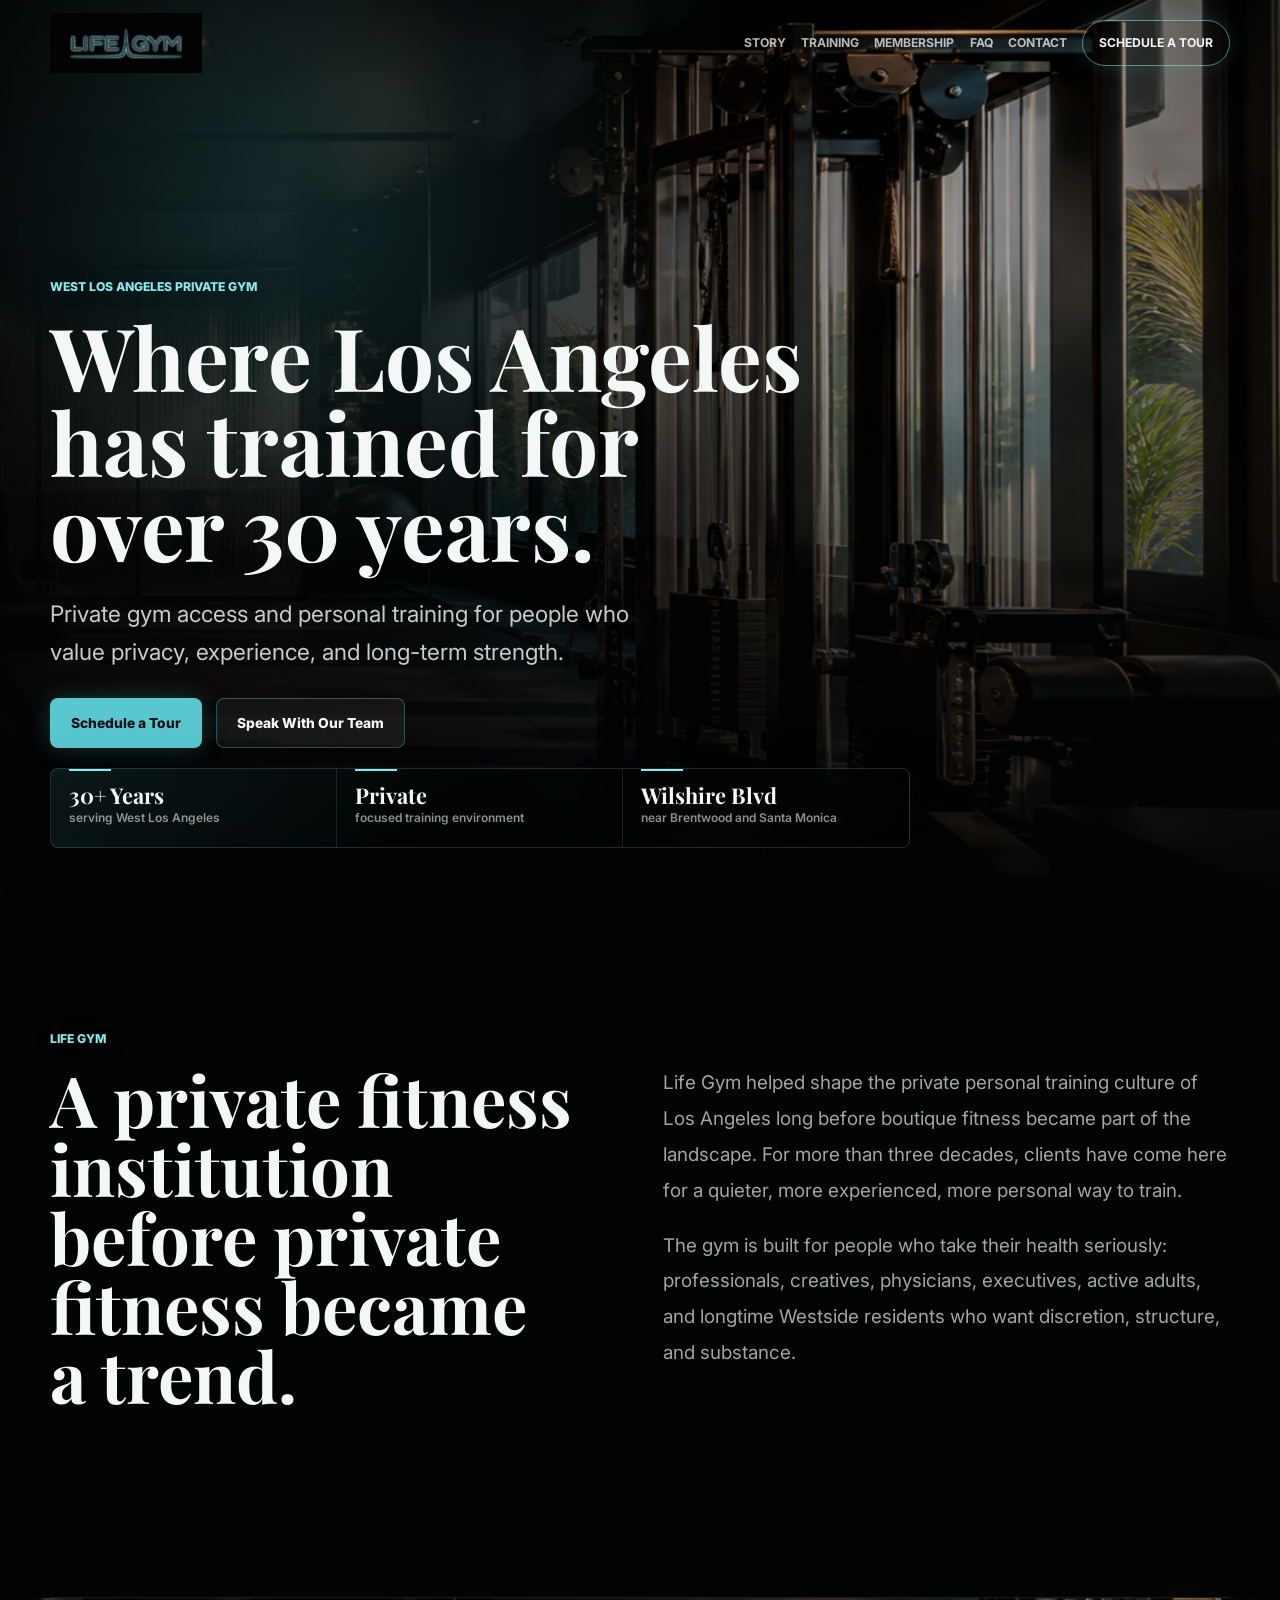
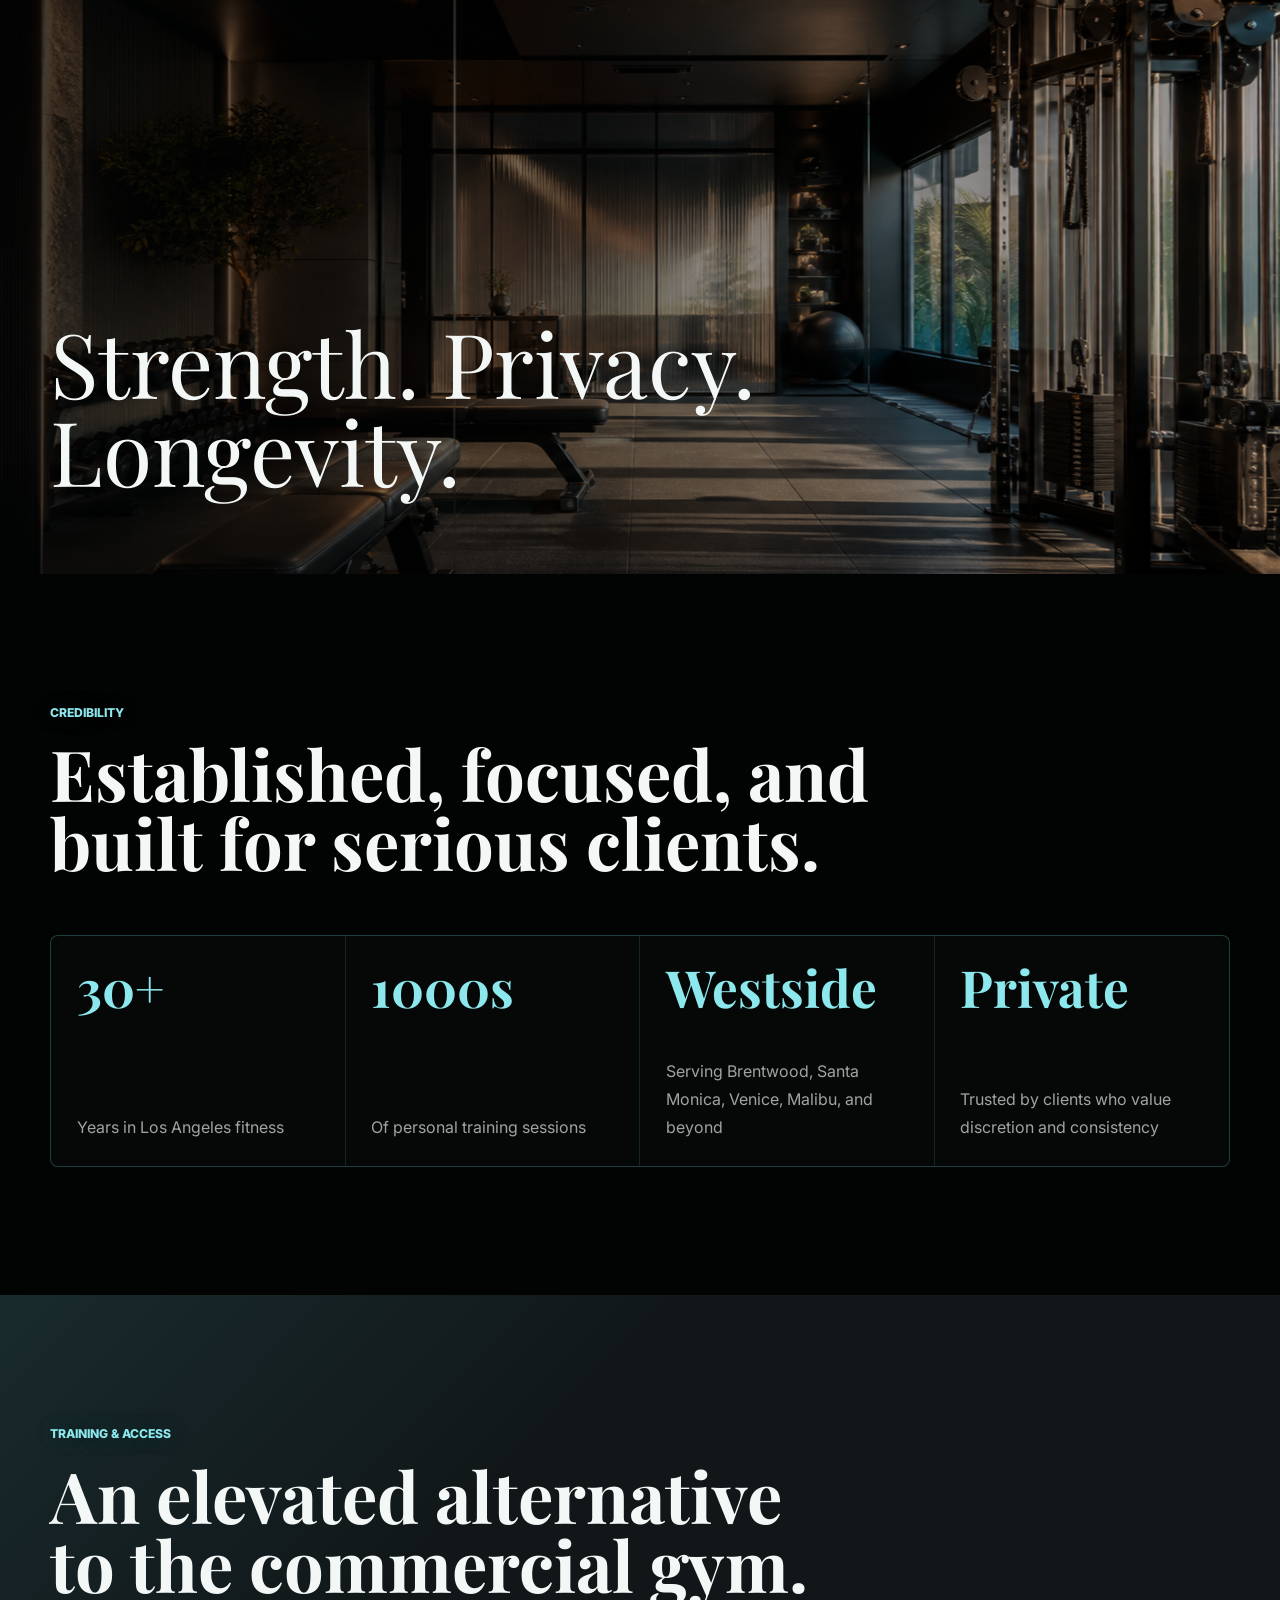
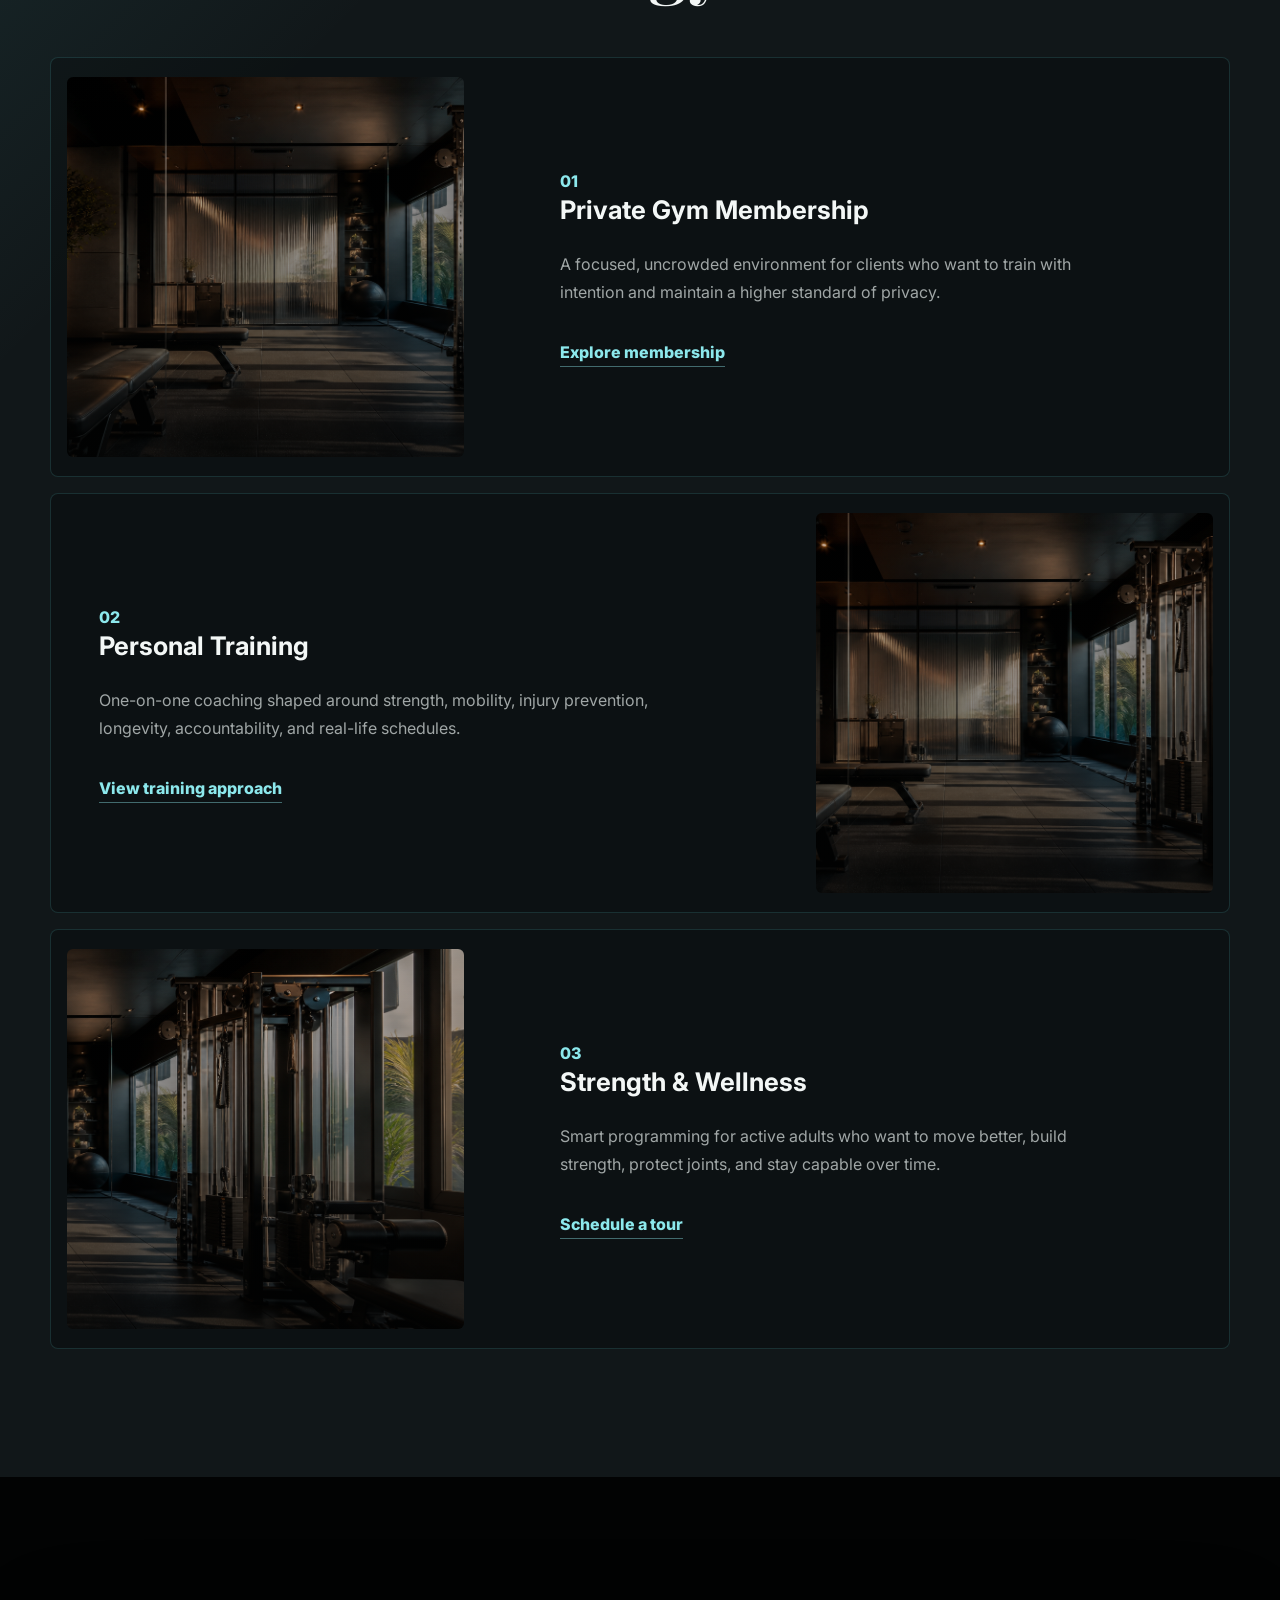
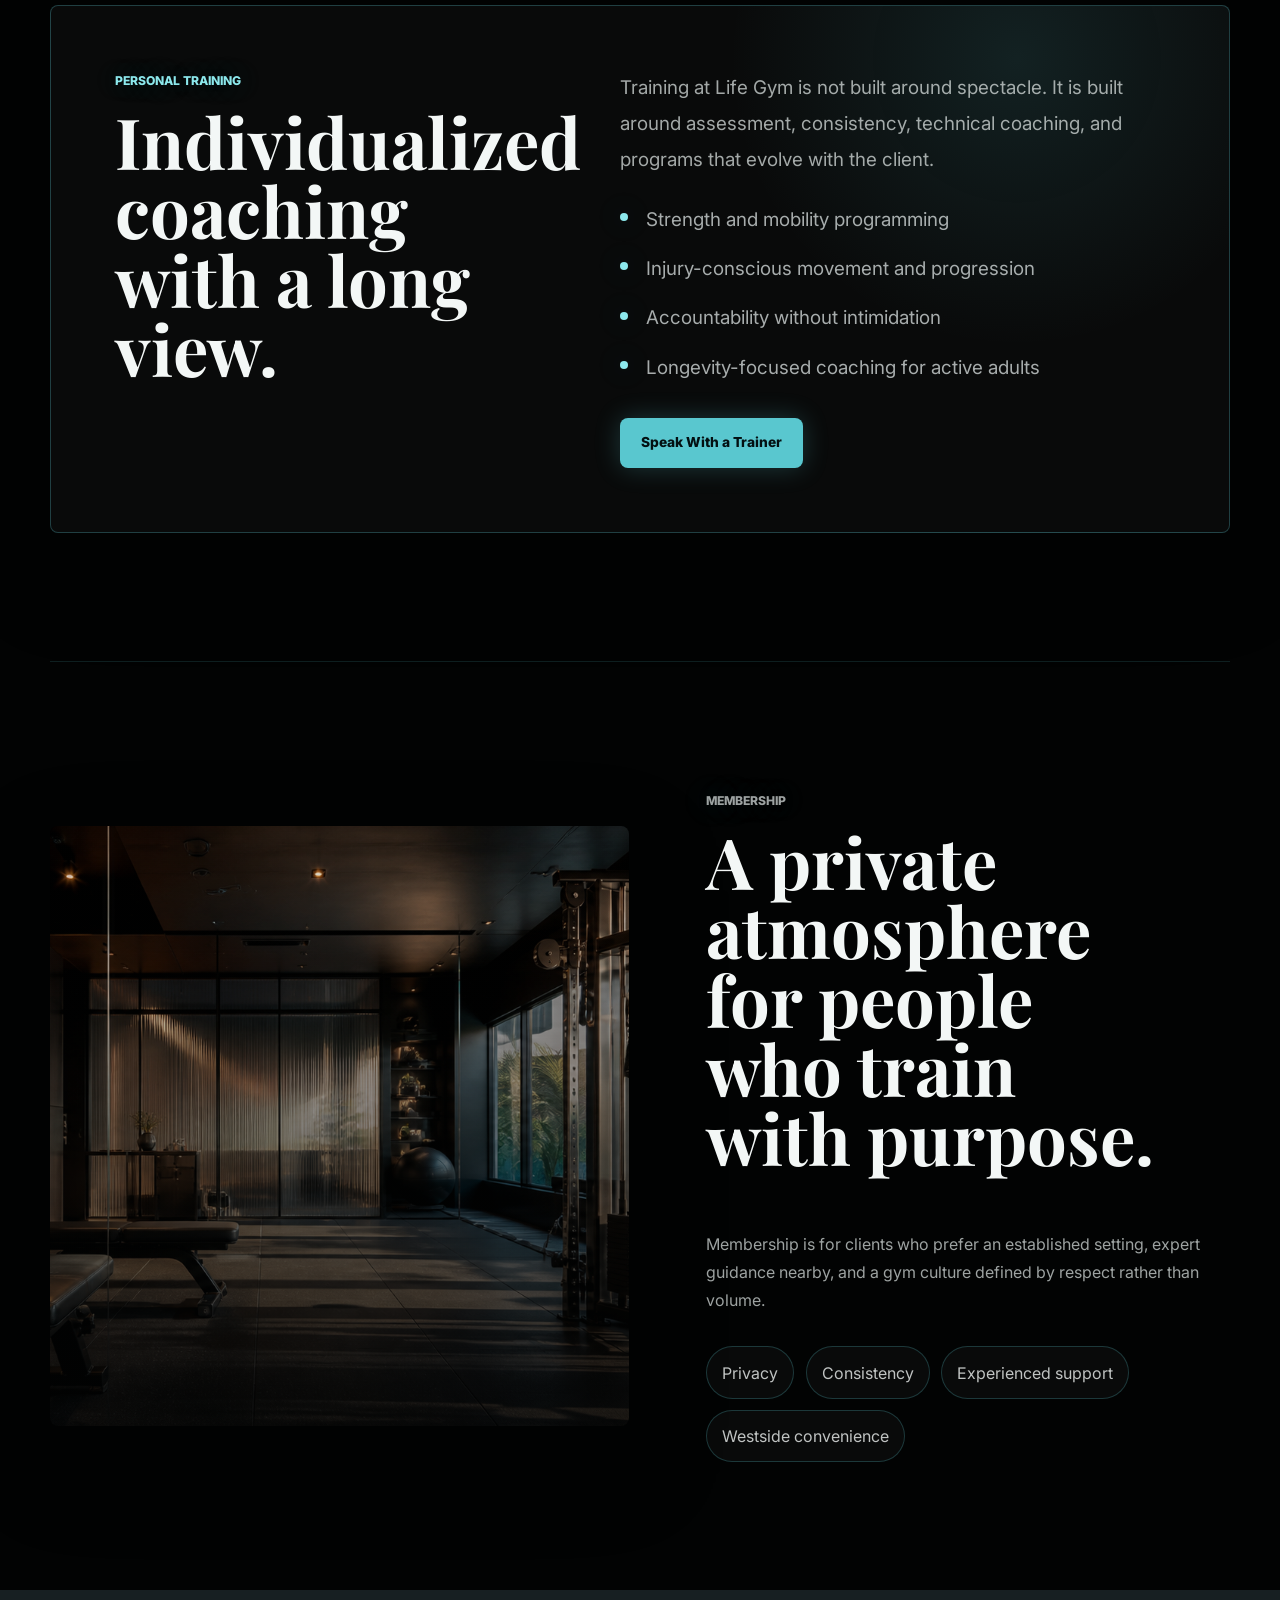
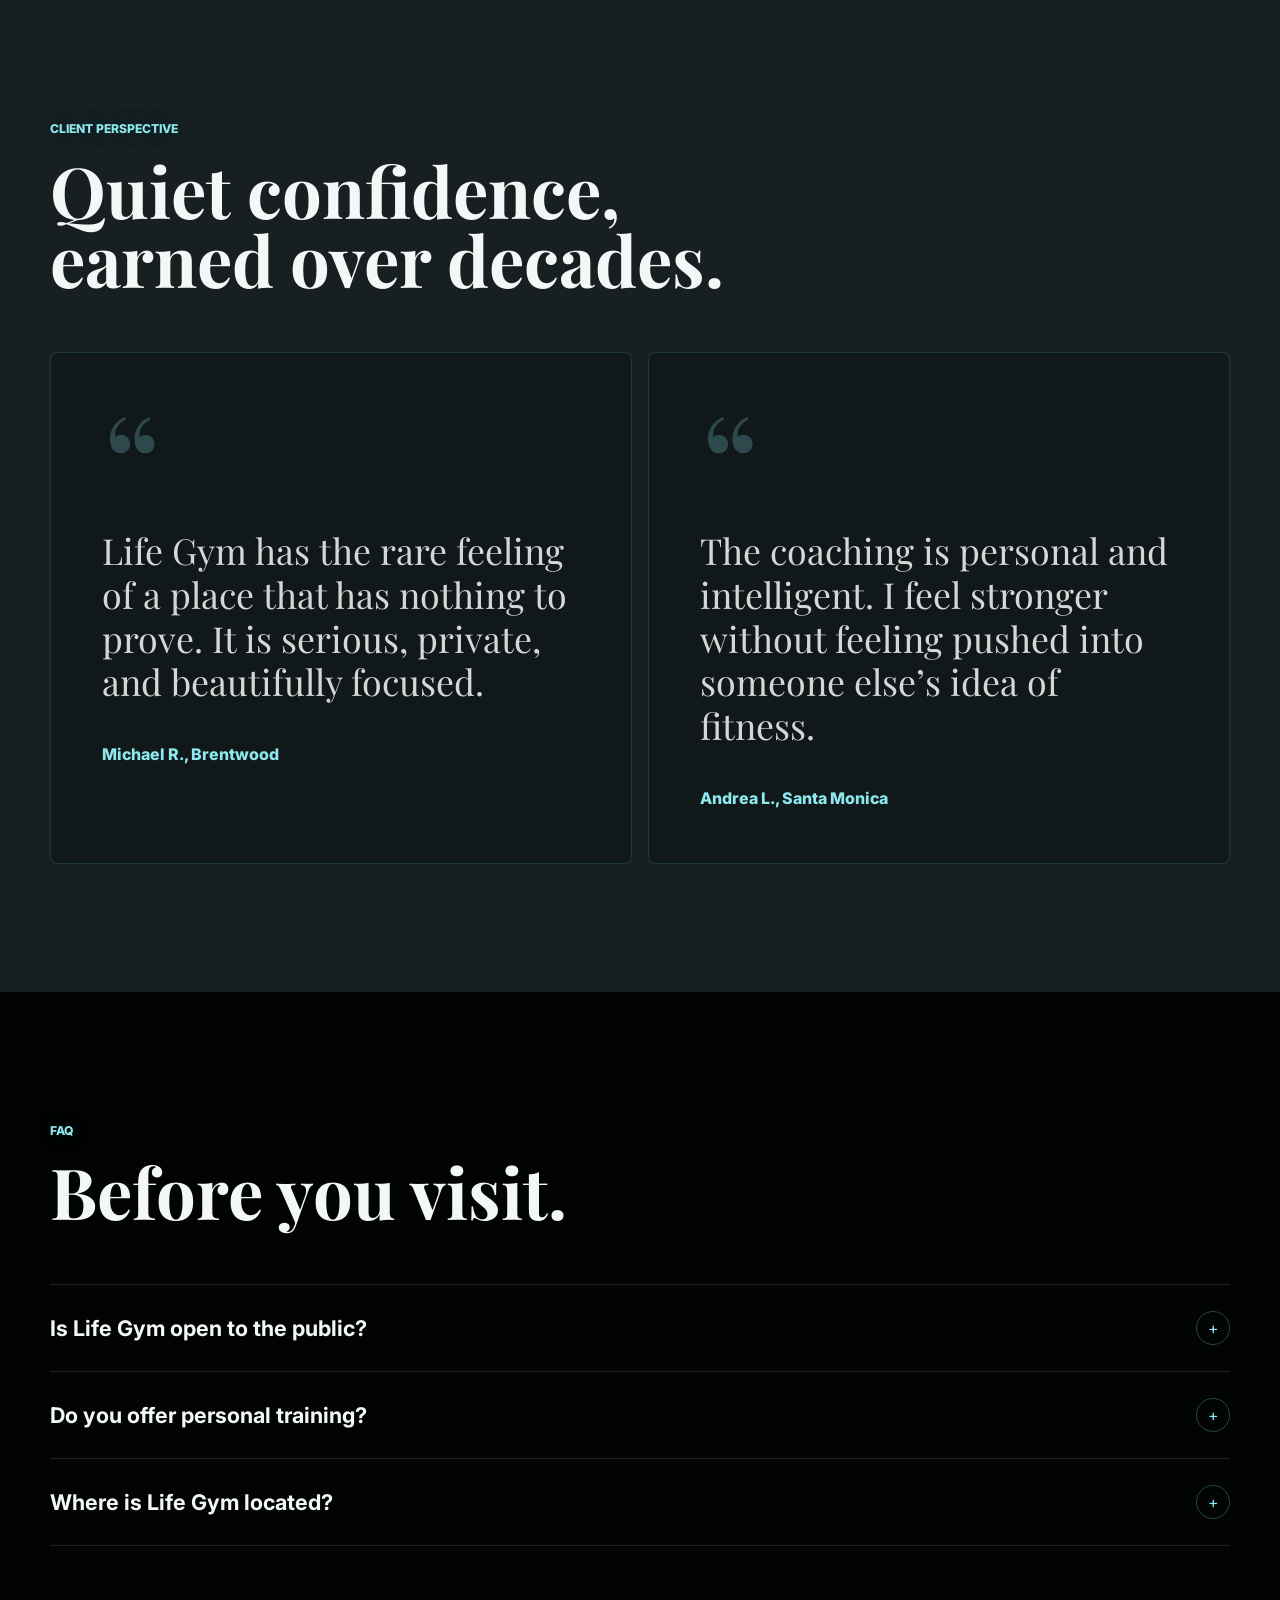
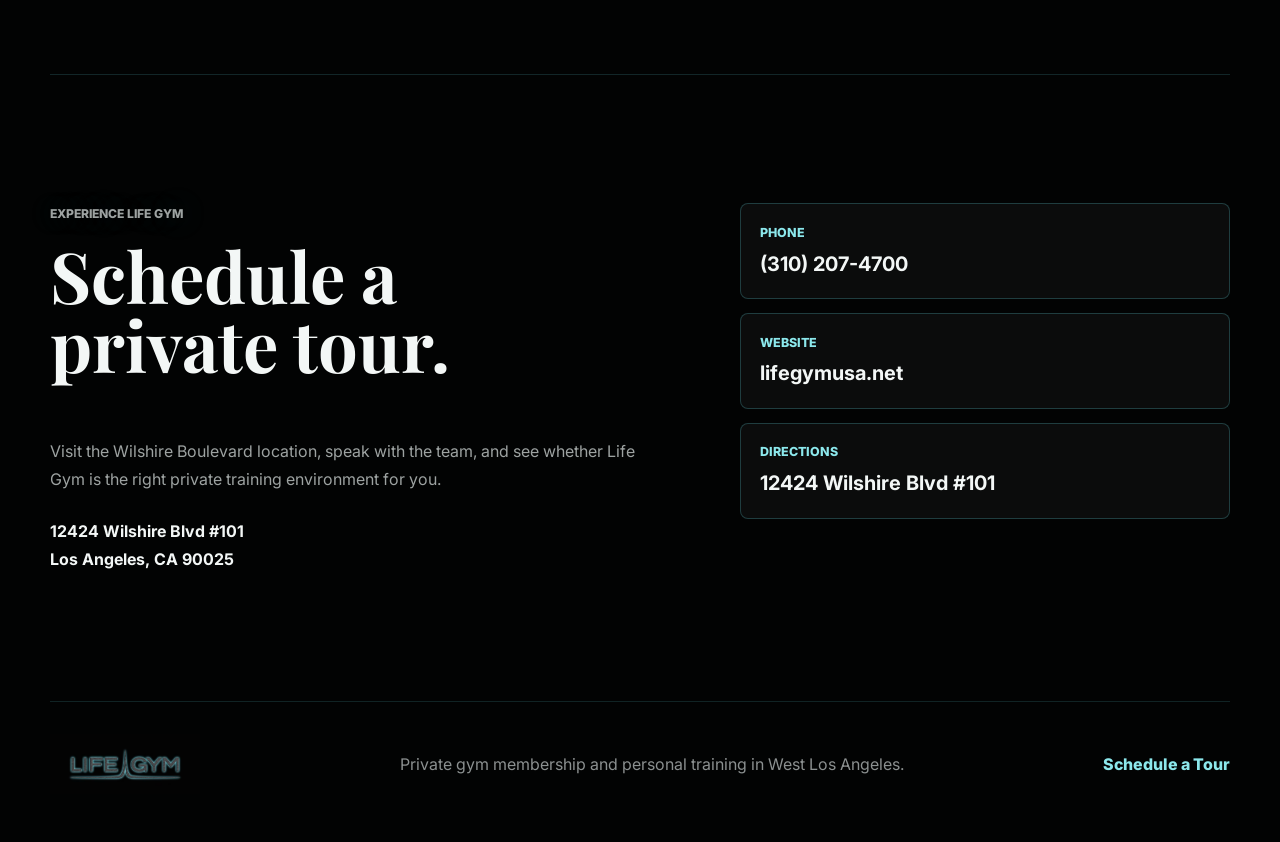
<file: index.html>
<!DOCTYPE html>
<html lang="en">
  <head>
    <meta charset="UTF-8" />
    <meta name="viewport" content="width=device-width, initial-scale=1.0" />
    <title>Life Gym | Luxury Private Gym & Personal Training in West Los Angeles</title>
    <meta
      name="description"
      content="Life Gym is a long-standing private gym and personal training institution on Wilshire Boulevard in West Los Angeles, serving Brentwood, Santa Monica, Pacific Palisades, Malibu, Venice, and the Westside."
    />
    <link rel="preconnect" href="https://fonts.googleapis.com" />
    <link rel="preconnect" href="https://fonts.gstatic.com" crossorigin />
    <link
      href="https://fonts.googleapis.com/css2?family=Inter:wght@400;500;600;700;800&family=Playfair+Display:wght@600;700&display=swap"
      rel="stylesheet"
    />
    <link rel="stylesheet" href="styles.css" />
    <script type="application/ld+json">
      {
        "@context": "https://schema.org",
        "@type": "HealthClub",
        "name": "Life Gym",
        "url": "http://lifegymusa.net",
        "telephone": "+13102074700",
        "address": {
          "@type": "PostalAddress",
          "streetAddress": "12424 Wilshire Blvd #101",
          "addressLocality": "Los Angeles",
          "addressRegion": "CA",
          "postalCode": "90025",
          "addressCountry": "US"
        },
        "areaServed": [
          "West Los Angeles",
          "Brentwood",
          "Santa Monica",
          "Pacific Palisades",
          "Malibu",
          "Venice"
        ],
        "description": "Private gym membership and personal training in West Los Angeles."
      }
    </script>
  </head>
  <body>
    <a class="skip-link" href="#main">Skip to main content</a>

    <header class="site-header" data-header>
      <nav class="nav" aria-label="Primary navigation">
        <a class="brand" href="#top" aria-label="Life Gym home">
          <img src="assets/life-gym-logo.png" alt="Life Gym" />
        </a>

        <button
          class="nav-toggle"
          type="button"
          aria-label="Open navigation menu"
          aria-controls="nav-menu"
          aria-expanded="false"
          data-nav-toggle
        >
          <span></span>
          <span></span>
          <span></span>
        </button>

        <div class="nav-menu" id="nav-menu" data-nav-menu>
          <a href="#story">Story</a>
          <a href="#services">Training</a>
          <a href="#membership">Membership</a>
          <a href="#faq">FAQ</a>
          <a href="#contact">Contact</a>
          <a class="nav-cta" href="#contact">Schedule a Tour</a>
        </div>
      </nav>
    </header>

    <main id="main">
      <section class="hero" id="top" aria-labelledby="hero-title">
        <div class="hero-media" data-parallax aria-hidden="true"></div>
        <div class="hero-overlay" aria-hidden="true"></div>
        <div class="hero-inner reveal">
          <p class="eyebrow">West Los Angeles Private Gym</p>
          <h1 id="hero-title">Where Los Angeles has trained for over 30 years.</h1>
          <p class="hero-copy">
            Private gym access and personal training for people who value
            privacy, experience, and long-term strength.
          </p>
          <div class="hero-actions" aria-label="Primary contact actions">
            <a class="button button-primary" href="#contact">Schedule a Tour</a>
            <a class="button button-secondary" href="tel:+13102074700">Speak With Our Team</a>
          </div>
          <div class="hero-proof" aria-label="Life Gym highlights">
            <div>
              <strong>30+ Years</strong>
              <span>serving West Los Angeles</span>
            </div>
            <div>
              <strong>Private</strong>
              <span>focused training environment</span>
            </div>
            <div>
              <strong>Wilshire Blvd</strong>
              <span>near Brentwood and Santa Monica</span>
            </div>
          </div>
        </div>
      </section>

      <section class="section story" id="story" aria-labelledby="story-title">
        <div class="section-kicker reveal">Life Gym</div>
        <div class="split">
          <div class="reveal">
            <h2 id="story-title">A private fitness institution before private fitness became a trend.</h2>
          </div>
          <div class="rich-copy reveal">
            <p>
              Life Gym helped shape the private personal training culture of Los
              Angeles long before boutique fitness became part of the landscape.
              For more than three decades, clients have come here for a quieter,
              more experienced, more personal way to train.
            </p>
            <p>
              The gym is built for people who take their health seriously:
              professionals, creatives, physicians, executives, active adults,
              and longtime Westside residents who want discretion, structure,
              and substance.
            </p>
          </div>
        </div>
      </section>

      <section class="image-break" aria-label="Life Gym atmosphere">
        <div class="image-break-media" data-parallax aria-hidden="true"></div>
        <div class="image-break-copy reveal">
          <p>Strength. Privacy. Longevity.</p>
        </div>
      </section>

      <section class="section trust" aria-labelledby="trust-title">
        <div class="section-heading reveal">
          <p class="section-kicker">Credibility</p>
          <h2 id="trust-title">Established, focused, and built for serious clients.</h2>
        </div>
        <div class="trust-grid">
          <article class="reveal">
            <strong>30+</strong>
            <span>Years in Los Angeles fitness</span>
          </article>
          <article class="reveal">
            <strong>1000s</strong>
            <span>Of personal training sessions</span>
          </article>
          <article class="reveal">
            <strong>Westside</strong>
            <span>Serving Brentwood, Santa Monica, Venice, Malibu, and beyond</span>
          </article>
          <article class="reveal">
            <strong>Private</strong>
            <span>Trusted by clients who value discretion and consistency</span>
          </article>
        </div>
      </section>

      <section class="section services" id="services" aria-labelledby="services-title">
        <div class="section-heading reveal">
          <p class="section-kicker">Training & Access</p>
          <h2 id="services-title">An elevated alternative to the commercial gym.</h2>
        </div>
        <div class="service-panel">
          <article class="service-item reveal">
            <div class="service-image service-image-one" aria-hidden="true"></div>
            <div>
              <span>01</span>
              <h3>Private Gym Membership</h3>
              <p>
                A focused, uncrowded environment for clients who want to train
                with intention and maintain a higher standard of privacy.
              </p>
              <a href="#membership">Explore membership</a>
            </div>
          </article>
          <article class="service-item reveal">
            <div class="service-image service-image-two" aria-hidden="true"></div>
            <div>
              <span>02</span>
              <h3>Personal Training</h3>
              <p>
                One-on-one coaching shaped around strength, mobility, injury
                prevention, longevity, accountability, and real-life schedules.
              </p>
              <a href="#training">View training approach</a>
            </div>
          </article>
          <article class="service-item reveal">
            <div class="service-image service-image-three" aria-hidden="true"></div>
            <div>
              <span>03</span>
              <h3>Strength & Wellness</h3>
              <p>
                Smart programming for active adults who want to move better,
                build strength, protect joints, and stay capable over time.
              </p>
              <a href="#contact">Schedule a tour</a>
            </div>
          </article>
        </div>
      </section>

      <section class="section training-feature" id="training" aria-labelledby="training-title">
        <div class="feature-card reveal">
          <div>
            <p class="section-kicker">Personal Training</p>
            <h2 id="training-title">Individualized coaching with a long view.</h2>
          </div>
          <div class="rich-copy">
            <p>
              Training at Life Gym is not built around spectacle. It is built
              around assessment, consistency, technical coaching, and programs
              that evolve with the client.
            </p>
            <ul class="check-list">
              <li>Strength and mobility programming</li>
              <li>Injury-conscious movement and progression</li>
              <li>Accountability without intimidation</li>
              <li>Longevity-focused coaching for active adults</li>
            </ul>
            <a class="button button-primary" href="tel:+13102074700">Speak With a Trainer</a>
          </div>
        </div>
      </section>

      <section class="section membership" id="membership" aria-labelledby="membership-title">
        <div class="membership-media reveal" aria-hidden="true"></div>
        <div class="membership-copy reveal">
          <p class="section-kicker">Membership</p>
          <h2 id="membership-title">A private atmosphere for people who train with purpose.</h2>
          <p>
            Membership is for clients who prefer an established setting, expert
            guidance nearby, and a gym culture defined by respect rather than
            volume.
          </p>
          <div class="membership-points">
            <span>Privacy</span>
            <span>Consistency</span>
            <span>Experienced support</span>
            <span>Westside convenience</span>
          </div>
        </div>
      </section>

      <section class="section testimonials" aria-labelledby="testimonials-title">
        <div class="section-heading reveal">
          <p class="section-kicker">Client Perspective</p>
          <h2 id="testimonials-title">Quiet confidence, earned over decades.</h2>
        </div>
        <div class="quote-grid">
          <blockquote class="reveal">
            <span aria-hidden="true">“</span>
            <p>
              Life Gym has the rare feeling of a place that has nothing to
              prove. It is serious, private, and beautifully focused.
            </p>
            <cite>Michael R., Brentwood</cite>
          </blockquote>
          <blockquote class="reveal">
            <span aria-hidden="true">“</span>
            <p>
              The coaching is personal and intelligent. I feel stronger without
              feeling pushed into someone else’s idea of fitness.
            </p>
            <cite>Andrea L., Santa Monica</cite>
          </blockquote>
        </div>
      </section>

      <section class="section faq" id="faq" aria-labelledby="faq-title">
        <div class="section-heading reveal">
          <p class="section-kicker">FAQ</p>
          <h2 id="faq-title">Before you visit.</h2>
        </div>
        <div class="faq-list reveal">
          <article class="faq-item">
            <button type="button" aria-expanded="false">
              <span>Is Life Gym open to the public?</span>
              <span aria-hidden="true">+</span>
            </button>
            <div class="faq-answer">
              <p>
                Life Gym is a private gym. Prospective members and training
                clients are encouraged to schedule a tour or call the team.
              </p>
            </div>
          </article>
          <article class="faq-item">
            <button type="button" aria-expanded="false">
              <span>Do you offer personal training?</span>
              <span aria-hidden="true">+</span>
            </button>
            <div class="faq-answer">
              <p>
                Yes. Personal training is available for strength, mobility,
                longevity, accountability, and performance-focused goals.
              </p>
            </div>
          </article>
          <article class="faq-item">
            <button type="button" aria-expanded="false">
              <span>Where is Life Gym located?</span>
              <span aria-hidden="true">+</span>
            </button>
            <div class="faq-answer">
              <p>
                Life Gym is located at 12424 Wilshire Blvd #101 in Los Angeles,
                convenient to Brentwood, Santa Monica, Pacific Palisades,
                Malibu, Venice, and West Los Angeles.
              </p>
            </div>
          </article>
        </div>
      </section>

      <section class="section contact" id="contact" aria-labelledby="contact-title">
        <div class="contact-copy reveal">
          <p class="section-kicker">Experience Life Gym</p>
          <h2 id="contact-title">Schedule a private tour.</h2>
          <p>
            Visit the Wilshire Boulevard location, speak with the team, and see
            whether Life Gym is the right private training environment for you.
          </p>
          <address>
            12424 Wilshire Blvd #101<br />
            Los Angeles, CA 90025
          </address>
        </div>
        <div class="contact-actions reveal" aria-label="Life Gym contact information">
          <a class="contact-button" href="tel:+13102074700">
            <span>Phone</span>
            <strong>(310) 207-4700</strong>
          </a>
          <a class="contact-button" href="http://lifegymusa.net">
            <span>Website</span>
            <strong>lifegymusa.net</strong>
          </a>
          <a
            class="contact-button"
            href="https://www.google.com/maps/search/?api=1&query=12424%20Wilshire%20Blvd%20%23101%2C%20Los%20Angeles%2C%20CA%2090025"
          >
            <span>Directions</span>
            <strong>12424 Wilshire Blvd #101</strong>
          </a>
        </div>
      </section>
    </main>

    <footer class="site-footer">
      <img src="assets/life-gym-logo.png" alt="Life Gym" />
      <p>Private gym membership and personal training in West Los Angeles.</p>
      <a href="#contact">Schedule a Tour</a>
    </footer>

    <script src="script.js"></script>
  </body>
</html>
</file>
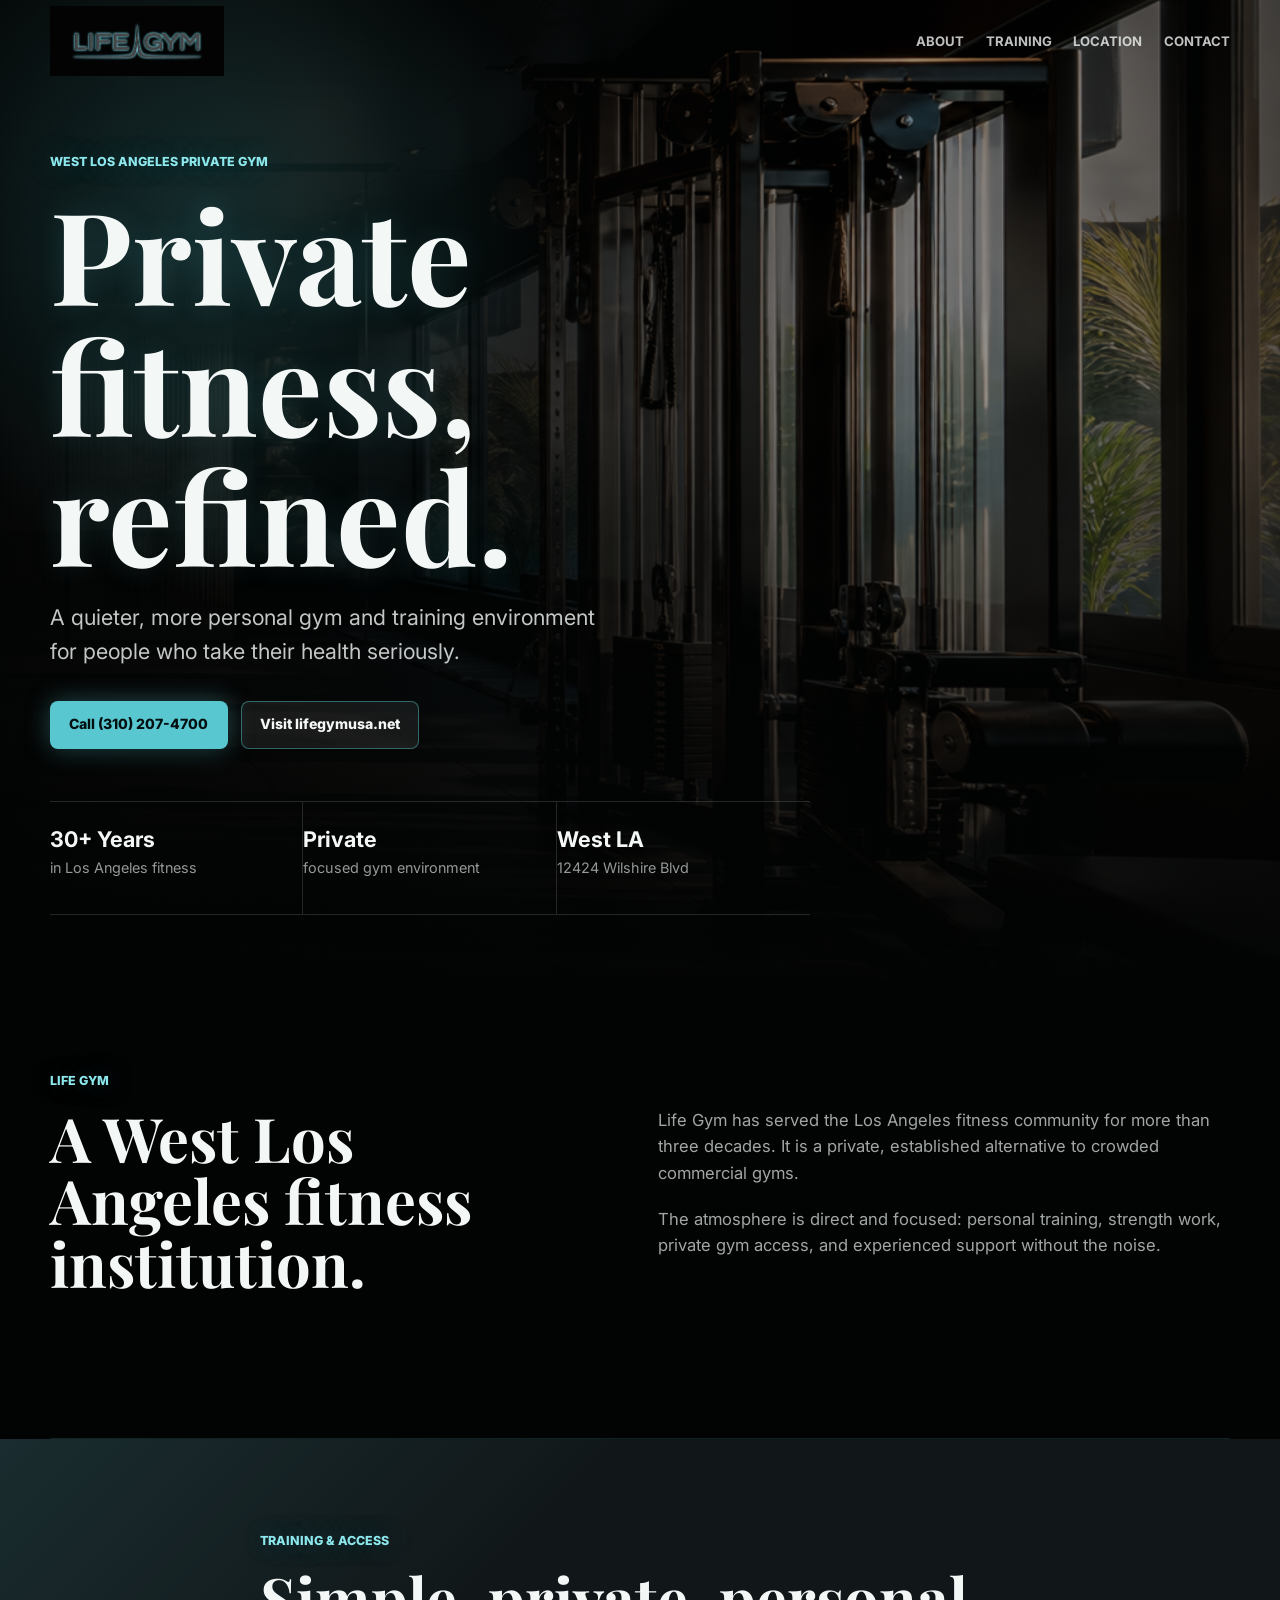
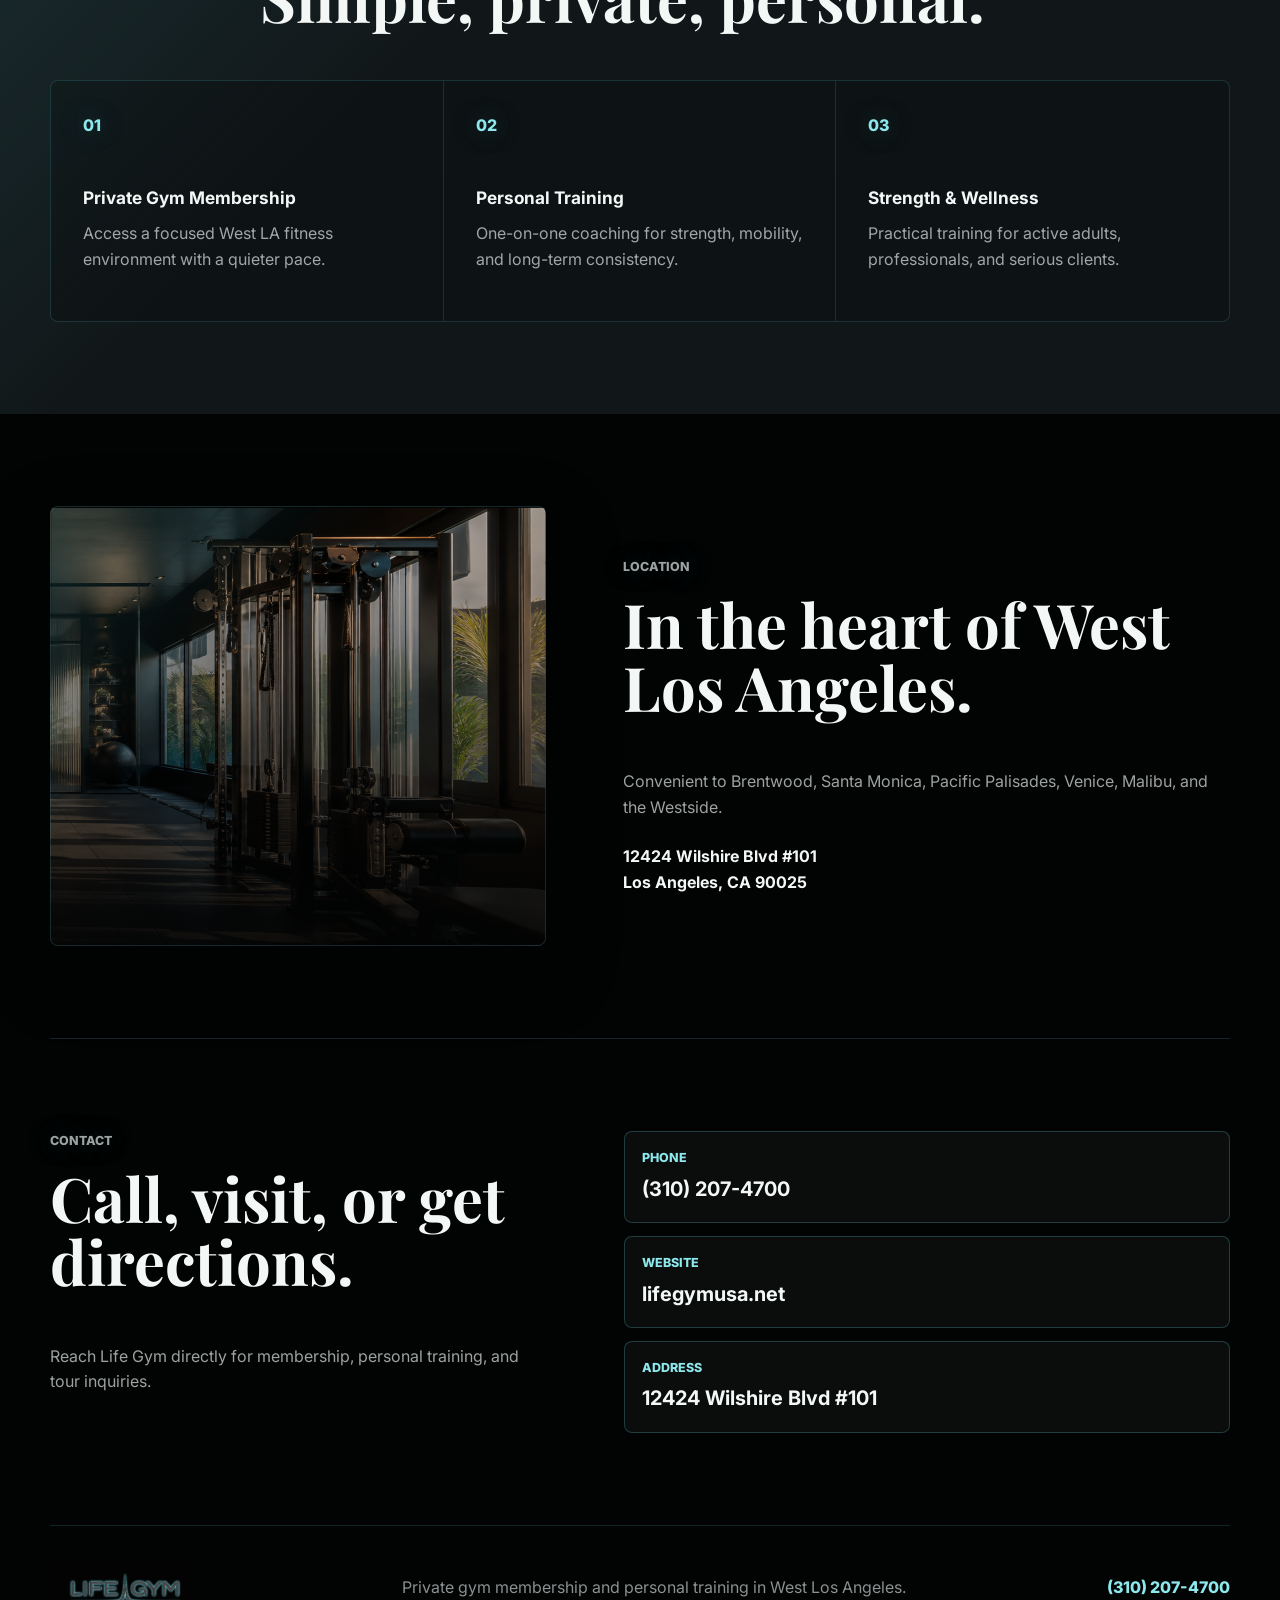
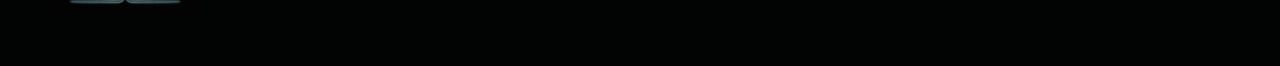
<file: outputs/life-gym-site/index.html>
<!DOCTYPE html>
<html lang="en">
  <head>
    <meta charset="UTF-8" />
    <meta name="viewport" content="width=device-width, initial-scale=1.0" />
    <title>Life Gym | Private Gym & Personal Training in West Los Angeles</title>
    <meta
      name="description"
      content="Life Gym is a long-standing private gym in West Los Angeles offering personal training, private gym access, and strength-focused fitness."
    />
    <link rel="preconnect" href="https://fonts.googleapis.com" />
    <link rel="preconnect" href="https://fonts.gstatic.com" crossorigin />
    <link
      href="https://fonts.googleapis.com/css2?family=Inter:wght@400;500;600;700&family=Playfair+Display:wght@600;700&display=swap"
      rel="stylesheet"
    />
    <link rel="stylesheet" href="styles.css" />
  </head>
  <body>
    <a class="skip-link" href="#main">Skip to main content</a>

    <header class="site-header" data-header>
      <nav class="nav" aria-label="Primary navigation">
        <a class="brand" href="#top" aria-label="Life Gym home">
          <img src="assets/life-gym-logo.png" alt="Life Gym" />
        </a>

        <button
          class="nav-toggle"
          type="button"
          aria-label="Open navigation menu"
          aria-controls="nav-menu"
          aria-expanded="false"
          data-nav-toggle
        >
          <span></span>
          <span></span>
          <span></span>
        </button>

        <div class="nav-menu" id="nav-menu" data-nav-menu>
          <a href="#about">About</a>
          <a href="#services">Training</a>
          <a href="#location">Location</a>
          <a href="#contact">Contact</a>
        </div>
      </nav>
    </header>

    <main id="main">
      <section class="hero" id="top" aria-labelledby="hero-title">
        <div class="hero-media" aria-hidden="true"></div>
        <div class="hero-overlay" aria-hidden="true"></div>
        <div class="hero-inner">
          <p class="eyebrow">West Los Angeles Private Gym</p>
          <h1 id="hero-title">Private fitness, refined.</h1>
          <p class="hero-copy">
            A quieter, more personal gym and training environment for people
            who take their health seriously.
          </p>
          <div class="hero-actions" aria-label="Primary contact actions">
            <a class="button button-primary" href="tel:+13102074700">Call (310) 207-4700</a>
            <a class="button button-secondary" href="http://lifegymusa.net">Visit lifegymusa.net</a>
          </div>
          <div class="hero-proof" aria-label="Life Gym highlights">
            <div>
              <strong>30+ Years</strong>
              <span>in Los Angeles fitness</span>
            </div>
            <div>
              <strong>Private</strong>
              <span>focused gym environment</span>
            </div>
            <div>
              <strong>West LA</strong>
              <span>12424 Wilshire Blvd</span>
            </div>
          </div>
        </div>
      </section>

      <section class="section intro" id="about" aria-labelledby="about-title">
        <div class="section-kicker">Life Gym</div>
        <div class="split">
          <div>
            <h2 id="about-title">A West Los Angeles fitness institution.</h2>
          </div>
          <div class="rich-copy">
            <p>
              Life Gym has served the Los Angeles fitness community for more
              than three decades. It is a private, established alternative to
              crowded commercial gyms.
            </p>
            <p>
              The atmosphere is direct and focused: personal training, strength
              work, private gym access, and experienced support without the
              noise.
            </p>
          </div>
        </div>
      </section>

      <section class="section feature-band" id="services" aria-labelledby="services-title">
        <div class="section-heading">
          <p class="section-kicker">Training & Access</p>
          <h2 id="services-title">Simple, private, personal.</h2>
        </div>
        <div class="stat-grid">
          <article>
            <span>01</span>
            <h3>Private Gym Membership</h3>
            <p>Access a focused West LA fitness environment with a quieter pace.</p>
          </article>
          <article>
            <span>02</span>
            <h3>Personal Training</h3>
            <p>One-on-one coaching for strength, mobility, and long-term consistency.</p>
          </article>
          <article>
            <span>03</span>
            <h3>Strength & Wellness</h3>
            <p>Practical training for active adults, professionals, and serious clients.</p>
          </article>
        </div>
      </section>

      <section class="section location" id="location" aria-labelledby="location-title">
        <div class="location-media" role="img" aria-label="Private fitness studio atmosphere"></div>
        <div>
          <p class="section-kicker">Location</p>
          <h2 id="location-title">In the heart of West Los Angeles.</h2>
          <p>
            Convenient to Brentwood, Santa Monica, Pacific Palisades, Venice,
            Malibu, and the Westside.
          </p>
          <address>
            12424 Wilshire Blvd #101<br />
            Los Angeles, CA 90025
          </address>
        </div>
      </section>

      <section class="section contact" id="contact" aria-labelledby="contact-title">
        <div>
          <p class="section-kicker">Contact</p>
          <h2 id="contact-title">Call, visit, or get directions.</h2>
          <p>
            Reach Life Gym directly for membership, personal training, and tour
            inquiries.
          </p>
        </div>
        <div class="contact-actions" aria-label="Life Gym contact information">
          <a class="contact-button" href="tel:+13102074700">
            <span>Phone</span>
            <strong>(310) 207-4700</strong>
          </a>
          <a class="contact-button" href="http://lifegymusa.net">
            <span>Website</span>
            <strong>lifegymusa.net</strong>
          </a>
          <a
            class="contact-button"
            href="https://www.google.com/maps/search/?api=1&query=12424%20Wilshire%20Blvd%20%23101%2C%20Los%20Angeles%2C%20CA%2090025"
          >
            <span>Address</span>
            <strong>12424 Wilshire Blvd #101</strong>
          </a>
        </div>
      </section>
    </main>

    <footer class="site-footer">
      <img src="assets/life-gym-logo.png" alt="Life Gym" />
      <p>Private gym membership and personal training in West Los Angeles.</p>
      <a href="tel:+13102074700">(310) 207-4700</a>
    </footer>

    <script src="script.js"></script>
  </body>
</html>
</file>
<file: styles.css>
:root {
  --black: #020303;
  --ink: #080b0c;
  --graphite: #111719;
  --panel: #171f22;
  --panel-2: #202a2d;
  --steel: #9ba7aa;
  --silver: #d9e0df;
  --white: #f3f7f6;
  --teal: #59c7cf;
  --teal-soft: #8ce8ec;
  --teal-dim: rgba(89, 199, 207, 0.16);
  --line: rgba(217, 224, 223, 0.14);
  --line-strong: rgba(89, 199, 207, 0.28);
  --shadow: 0 34px 90px rgba(0, 0, 0, 0.42);
  --glow: 0 0 30px rgba(89, 199, 207, 0.28);
  --radius: 8px;
  --max: 1180px;
}

* {
  box-sizing: border-box;
}

html {
  scroll-behavior: smooth;
  scroll-padding-top: 104px;
}

body {
  margin: 0;
  color: var(--white);
  background:
    radial-gradient(circle at 16% 0%, rgba(89, 199, 207, 0.1), transparent 28rem),
    var(--black);
  font-family: "Inter", Arial, sans-serif;
  line-height: 1.75;
}

img {
  display: block;
  max-width: 100%;
}

a {
  color: inherit;
  text-decoration: none;
}

button {
  font: inherit;
}

.skip-link {
  position: fixed;
  left: 1rem;
  top: 1rem;
  z-index: 100;
  transform: translateY(-150%);
  background: var(--white);
  color: var(--ink);
  padding: 0.7rem 1rem;
  border-radius: var(--radius);
}

.skip-link:focus {
  transform: translateY(0);
}

.site-header {
  position: fixed;
  inset: 0 0 auto;
  z-index: 50;
  border-bottom: 1px solid transparent;
  transition: background 240ms ease, border-color 240ms ease, transform 240ms ease;
}

.site-header.is-scrolled,
.site-header.is-open {
  background: rgba(2, 3, 3, 0.72);
  border-color: rgba(217, 224, 223, 0.09);
  backdrop-filter: blur(22px);
}

.nav {
  width: min(100% - 1.5rem, var(--max));
  height: 86px;
  margin: 0 auto;
  display: flex;
  align-items: center;
  justify-content: space-between;
  gap: 1.5rem;
}

.brand {
  width: 152px;
  flex: 0 0 auto;
}

.nav-menu {
  display: flex;
  align-items: center;
  gap: 0.95rem;
  color: rgba(243, 247, 246, 0.74);
  font-size: 0.76rem;
  font-weight: 700;
  text-transform: uppercase;
}

.nav-menu a {
  position: relative;
  transition: color 180ms ease;
}

.nav-menu a:not(.nav-cta)::after {
  content: "";
  position: absolute;
  left: 0;
  right: 0;
  bottom: -0.5rem;
  height: 1px;
  background: var(--teal-soft);
  transform: scaleX(0);
  transform-origin: left;
  transition: transform 180ms ease;
}

.nav-menu a:hover,
.nav-menu a:focus,
.nav-menu a.is-active {
  color: var(--teal-soft);
}

.nav-menu a:hover::after,
.nav-menu a:focus::after,
.nav-menu a.is-active::after {
  transform: scaleX(1);
}

.nav-cta {
  border: 1px solid rgba(140, 232, 236, 0.54);
  border-radius: 999px;
  padding: 0.72rem 1rem;
  color: var(--white);
  box-shadow: 0 0 22px rgba(89, 199, 207, 0.16);
}

.nav-cta:hover,
.nav-cta:focus {
  background: rgba(89, 199, 207, 0.12);
}

.nav-toggle {
  display: none;
  width: 44px;
  height: 44px;
  border: 1px solid rgba(89, 199, 207, 0.38);
  border-radius: var(--radius);
  background: rgba(89, 199, 207, 0.08);
  color: var(--white);
  padding: 0;
}

.nav-toggle span {
  display: block;
  width: 18px;
  height: 2px;
  margin: 4px auto;
  background: currentColor;
}

.hero {
  position: relative;
  min-height: 100svh;
  display: grid;
  align-items: end;
  overflow: hidden;
}

.hero-media,
.hero-overlay {
  position: absolute;
  inset: 0;
}

.hero-media {
  background-image: url("assets/life-gym-hero.png");
  background-size: cover;
  background-position: center right;
  filter: saturate(0.82) contrast(1.08);
  transform: translate3d(0, var(--parallax-y, 0px), 0) scale(1.08);
  animation: heroDrift 18s ease-in-out infinite alternate;
  will-change: transform;
}

@keyframes heroDrift {
  from {
    transform: translate3d(0, var(--parallax-y, 0px), 0) scale(1.08);
  }
  to {
    transform: translate3d(0, var(--parallax-y, 0px), 0) scale(1.14);
  }
}

.hero-overlay {
  background:
    radial-gradient(circle at 22% 22%, rgba(89, 199, 207, 0.18), transparent 24rem),
    linear-gradient(90deg, rgba(2, 3, 3, 0.94) 0%, rgba(2, 3, 3, 0.74) 43%, rgba(2, 3, 3, 0.2) 74%, rgba(2, 3, 3, 0.5) 100%),
    linear-gradient(0deg, rgba(2, 3, 3, 0.98), rgba(2, 3, 3, 0.04) 58%);
}

.hero-inner {
  position: relative;
  z-index: 1;
  width: min(100% - 2rem, var(--max));
  margin: 0 auto;
  padding: 9rem 0 3.25rem;
}

.eyebrow,
.section-kicker {
  margin: 0 0 1rem;
  color: var(--teal-soft);
  font-size: 0.76rem;
  font-weight: 800;
  text-transform: uppercase;
  text-shadow: var(--glow);
}

h1,
h2,
h3,
p {
  margin-top: 0;
}

h1,
h2 {
  font-family: "Playfair Display", Georgia, serif;
  line-height: 0.98;
}

h1 {
  max-width: 820px;
  margin-bottom: 1.6rem;
  color: var(--white);
  font-size: clamp(3.7rem, 6.8vw, 7rem);
  text-wrap: balance;
}

h2 {
  color: var(--white);
  font-size: clamp(2.7rem, 5.5vw, 6rem);
  text-wrap: balance;
}

h3 {
  color: var(--white);
  font-size: clamp(1.35rem, 2vw, 1.8rem);
  line-height: 1.18;
}

.hero-copy {
  max-width: 600px;
  color: rgba(243, 247, 246, 0.82);
  font-size: clamp(1.12rem, 2vw, 1.42rem);
  line-height: 1.65;
}

.hero-actions,
.contact-actions {
  display: flex;
  flex-wrap: wrap;
  gap: 0.85rem;
}

.hero-actions {
  margin: 1.75rem 0 1.25rem;
}

.button {
  display: inline-flex;
  min-height: 50px;
  align-items: center;
  justify-content: center;
  border: 1px solid transparent;
  border-radius: var(--radius);
  padding: 0.95rem 1.25rem;
  font-size: 0.86rem;
  font-weight: 800;
  line-height: 1.2;
  text-align: center;
  transition: transform 180ms ease, border-color 180ms ease, background 180ms ease, box-shadow 180ms ease;
}

.button:hover,
.button:focus,
.contact-button:hover,
.contact-button:focus {
  transform: translateY(-2px);
}

.button-primary {
  background: var(--teal);
  color: #031012;
  box-shadow: 0 0 26px rgba(89, 199, 207, 0.24);
}

.button-secondary {
  background: rgba(217, 224, 223, 0.065);
  border-color: rgba(89, 199, 207, 0.34);
  color: var(--white);
}

.button-secondary:hover,
.button-secondary:focus {
  box-shadow: var(--glow);
}

.hero-proof {
  display: grid;
  grid-template-columns: repeat(3, minmax(0, 1fr));
  max-width: 860px;
  border: 1px solid rgba(140, 232, 236, 0.18);
  border-radius: var(--radius);
  background:
    linear-gradient(135deg, rgba(89, 199, 207, 0.11), transparent 46%),
    rgba(2, 3, 3, 0.42);
  box-shadow: 0 18px 60px rgba(0, 0, 0, 0.28);
  backdrop-filter: blur(14px);
  overflow: hidden;
}

.hero-proof div {
  position: relative;
  min-height: 78px;
  padding: 0.85rem 1.1rem 0.8rem;
  border-right: 1px solid rgba(140, 232, 236, 0.13);
}

.hero-proof div:last-child {
  border-right: 0;
}

.hero-proof div::before {
  content: "";
  position: absolute;
  left: 1.1rem;
  top: 0;
  width: 42px;
  height: 2px;
  background: var(--teal-soft);
  box-shadow: var(--glow);
}

.hero-proof strong,
.hero-proof span {
  display: block;
}

.hero-proof strong {
  color: var(--white);
  margin-bottom: 0.2rem;
  font-family: "Playfair Display", Georgia, serif;
  font-size: clamp(1.12rem, 1.7vw, 1.38rem);
  line-height: 1.08;
}

.hero-proof span {
  max-width: 220px;
  color: rgba(217, 224, 223, 0.64);
  font-size: 0.75rem;
  font-weight: 600;
  line-height: 1.5;
}

.section {
  width: min(100% - 2rem, var(--max));
  margin: 0 auto;
  padding: clamp(6rem, 10vw, 10rem) 0;
  scroll-margin-top: 104px;
}

.split {
  display: grid;
  grid-template-columns: minmax(0, 0.96fr) minmax(0, 1.04fr);
  gap: clamp(2.4rem, 7vw, 6.5rem);
}

.rich-copy {
  max-width: 660px;
  color: rgba(217, 224, 223, 0.74);
  font-size: clamp(1.04rem, 1.6vw, 1.18rem);
  line-height: 1.9;
}

.story {
  border-bottom: 1px solid rgba(89, 199, 207, 0.14);
}

.image-break {
  position: relative;
  min-height: 64vh;
  display: grid;
  place-items: end start;
  overflow: hidden;
}

.image-break-media {
  position: absolute;
  inset: -8%;
  background:
    linear-gradient(90deg, rgba(2, 3, 3, 0.8), rgba(2, 3, 3, 0.08)),
    url("assets/life-gym-hero.png");
  background-size: cover;
  background-position: center;
  transform: translate3d(0, var(--parallax-y, 0px), 0) scale(1.06);
}

.image-break-copy {
  position: relative;
  z-index: 1;
  width: min(100% - 2rem, var(--max));
  margin: 0 auto;
  padding: 5rem 0;
}

.image-break-copy p {
  max-width: 760px;
  margin: 0;
  font-family: "Playfair Display", Georgia, serif;
  font-size: clamp(3rem, 7vw, 7rem);
  line-height: 0.98;
}

.section-heading {
  max-width: 840px;
  margin-bottom: 3rem;
}

.trust-grid {
  display: grid;
  grid-template-columns: repeat(4, minmax(0, 1fr));
  border: 1px solid var(--line-strong);
  border-radius: var(--radius);
  overflow: hidden;
  background: rgba(217, 224, 223, 0.025);
}

.trust-grid article {
  min-height: 230px;
  padding: 1.6rem;
  display: flex;
  flex-direction: column;
  justify-content: space-between;
  border-right: 1px solid rgba(89, 199, 207, 0.16);
}

.trust-grid article:last-child {
  border-right: 0;
}

.trust-grid strong {
  color: var(--teal-soft);
  font-family: "Playfair Display", Georgia, serif;
  font-size: clamp(2.25rem, 4vw, 4rem);
  line-height: 1;
}

.trust-grid span {
  color: rgba(217, 224, 223, 0.72);
}

.services {
  width: 100%;
  max-width: none;
  padding-left: max(1rem, calc((100vw - var(--max)) / 2));
  padding-right: max(1rem, calc((100vw - var(--max)) / 2));
  background:
    linear-gradient(135deg, rgba(89, 199, 207, 0.11), transparent 30rem),
    var(--graphite);
}

.service-panel {
  display: grid;
  gap: 1rem;
}

.service-item {
  display: grid;
  grid-template-columns: minmax(280px, 0.58fr) minmax(0, 1fr);
  gap: clamp(1.6rem, 5vw, 4rem);
  align-items: center;
  min-height: 420px;
  border: 1px solid rgba(89, 199, 207, 0.17);
  border-radius: var(--radius);
  padding: 1rem;
  background: rgba(2, 3, 3, 0.24);
  overflow: hidden;
}

.service-item:nth-child(even) {
  grid-template-columns: minmax(0, 1fr) minmax(280px, 0.58fr);
}

.service-item:nth-child(even) .service-image {
  order: 2;
}

.service-image {
  min-height: 380px;
  border-radius: calc(var(--radius) - 2px);
  background-size: cover;
  background-position: center;
  transition: transform 400ms ease, filter 400ms ease;
}

.service-item:hover .service-image {
  transform: scale(1.025);
  filter: brightness(1.08);
}

.service-image-one {
  background-image:
    linear-gradient(0deg, rgba(2, 3, 3, 0.72), rgba(2, 3, 3, 0.1)),
    url("assets/life-gym-hero.png");
}

.service-image-two {
  background-image:
    linear-gradient(0deg, rgba(2, 3, 3, 0.72), rgba(2, 3, 3, 0.1)),
    url("assets/life-gym-hero.png");
  background-position: 62% center;
}

.service-image-three {
  background-image:
    linear-gradient(0deg, rgba(2, 3, 3, 0.72), rgba(2, 3, 3, 0.1)),
    url("assets/life-gym-hero.png");
  background-position: right center;
}

.service-item > div:last-child {
  max-width: 620px;
  padding: 1rem clamp(0.5rem, 3vw, 2rem);
}

.service-item span {
  color: var(--teal-soft);
  font-weight: 800;
}

.service-item p,
.membership-copy p,
.contact p {
  color: rgba(217, 224, 223, 0.72);
}

.service-item a {
  display: inline-flex;
  margin-top: 1rem;
  color: var(--teal-soft);
  font-weight: 800;
  border-bottom: 1px solid rgba(140, 232, 236, 0.42);
}

.feature-card {
  display: grid;
  grid-template-columns: minmax(0, 0.88fr) minmax(0, 1.12fr);
  gap: clamp(2rem, 6vw, 5rem);
  padding: clamp(2rem, 5vw, 4rem);
  border: 1px solid var(--line-strong);
  border-radius: var(--radius);
  background:
    radial-gradient(circle at 82% 10%, rgba(89, 199, 207, 0.12), transparent 18rem),
    rgba(217, 224, 223, 0.035);
  box-shadow: var(--shadow);
}

.check-list {
  display: grid;
  gap: 0.85rem;
  padding: 0;
  margin: 1.5rem 0 2rem;
  list-style: none;
}

.check-list li {
  position: relative;
  padding-left: 1.6rem;
  color: rgba(217, 224, 223, 0.76);
}

.check-list li::before {
  content: "";
  position: absolute;
  left: 0;
  top: 0.72rem;
  width: 8px;
  height: 8px;
  border-radius: 50%;
  background: var(--teal-soft);
  box-shadow: var(--glow);
}

.membership {
  display: grid;
  grid-template-columns: minmax(0, 1.05fr) minmax(0, 0.95fr);
  align-items: center;
  gap: clamp(2rem, 6vw, 5rem);
  border-top: 1px solid rgba(89, 199, 207, 0.14);
}

.membership-media {
  min-height: 600px;
  border-radius: var(--radius);
  background:
    linear-gradient(0deg, rgba(2, 3, 3, 0.82), rgba(2, 3, 3, 0.06)),
    url("assets/life-gym-hero.png");
  background-size: cover;
  background-position: 58% center;
  box-shadow: var(--shadow);
}

.membership-points {
  display: flex;
  flex-wrap: wrap;
  gap: 0.7rem;
  margin-top: 2rem;
}

.membership-points span {
  border: 1px solid rgba(89, 199, 207, 0.24);
  border-radius: 999px;
  padding: 0.7rem 0.95rem;
  color: rgba(243, 247, 246, 0.78);
  background: rgba(217, 224, 223, 0.035);
}

.testimonials {
  width: 100%;
  max-width: none;
  padding-left: max(1rem, calc((100vw - var(--max)) / 2));
  padding-right: max(1rem, calc((100vw - var(--max)) / 2));
  background: var(--panel);
}

.quote-grid {
  display: grid;
  grid-template-columns: repeat(2, minmax(0, 1fr));
  gap: 1rem;
}

blockquote {
  position: relative;
  min-height: 360px;
  margin: 0;
  padding: clamp(2rem, 4vw, 3.5rem);
  border: 1px solid rgba(89, 199, 207, 0.18);
  border-radius: var(--radius);
  background: rgba(2, 3, 3, 0.22);
}

blockquote > span {
  color: rgba(140, 232, 236, 0.24);
  font-family: "Playfair Display", Georgia, serif;
  font-size: 9rem;
  line-height: 0.8;
}

blockquote p {
  color: rgba(243, 247, 246, 0.86);
  font-family: "Playfair Display", Georgia, serif;
  font-size: clamp(1.55rem, 2.8vw, 2.45rem);
  line-height: 1.22;
}

cite {
  color: var(--teal-soft);
  font-style: normal;
  font-weight: 800;
}

.faq-list {
  border-top: 1px solid var(--line);
}

.faq-item {
  border-bottom: 1px solid var(--line);
}

.faq-item button {
  width: 100%;
  min-height: 86px;
  display: flex;
  align-items: center;
  justify-content: space-between;
  gap: 1rem;
  border: 0;
  background: transparent;
  color: var(--white);
  padding: 1.25rem 0;
  text-align: left;
  cursor: pointer;
}

.faq-item button span:first-child {
  font-size: clamp(1.05rem, 1.8vw, 1.35rem);
  font-weight: 700;
}

.faq-item button span:last-child {
  width: 34px;
  height: 34px;
  display: grid;
  place-items: center;
  border: 1px solid rgba(89, 199, 207, 0.34);
  border-radius: 50%;
  color: var(--teal-soft);
  flex: 0 0 auto;
}

.faq-answer {
  display: grid;
  grid-template-rows: 0fr;
  transition: grid-template-rows 220ms ease;
}

.faq-answer > p {
  overflow: hidden;
  max-width: 780px;
  margin: 0;
  color: rgba(217, 224, 223, 0.7);
}

.faq-item.is-open .faq-answer {
  grid-template-rows: 1fr;
  padding-bottom: 1.8rem;
}

.contact {
  display: grid;
  grid-template-columns: minmax(0, 0.9fr) minmax(340px, 0.72fr);
  gap: clamp(2rem, 6vw, 5rem);
  align-items: start;
  border-top: 1px solid rgba(89, 199, 207, 0.18);
}

address {
  margin-top: 1.5rem;
  color: var(--white);
  font-style: normal;
  font-weight: 700;
}

.contact-actions {
  display: grid;
}

.contact-button {
  min-height: 96px;
  display: grid;
  gap: 0.25rem;
  padding: 1.1rem 1.2rem;
  border: 1px solid rgba(89, 199, 207, 0.26);
  border-radius: var(--radius);
  background: rgba(217, 224, 223, 0.045);
  transition: transform 180ms ease, border-color 180ms ease, box-shadow 180ms ease;
}

.contact-button:hover,
.contact-button:focus {
  border-color: rgba(140, 232, 236, 0.66);
  box-shadow: var(--glow);
}

.contact-button span {
  color: var(--teal-soft);
  font-size: 0.78rem;
  font-weight: 800;
  text-transform: uppercase;
}

.contact-button strong {
  color: var(--white);
  font-size: clamp(1rem, 2vw, 1.25rem);
  line-height: 1.25;
}

.site-footer {
  width: min(100% - 2rem, var(--max));
  margin: 0 auto;
  padding: 2rem 0 3rem;
  display: flex;
  align-items: center;
  justify-content: space-between;
  gap: 1.5rem;
  border-top: 1px solid rgba(89, 199, 207, 0.16);
  color: rgba(217, 224, 223, 0.64);
}

.site-footer img {
  width: 150px;
}

.site-footer p {
  margin: 0;
}

.site-footer a {
  color: var(--teal-soft);
  font-weight: 800;
}

.reveal {
  opacity: 0;
  transform: translateY(22px);
  transition: opacity 700ms ease, transform 700ms ease;
}

.reveal.is-visible {
  opacity: 1;
  transform: translateY(0);
}

@media (prefers-reduced-motion: reduce) {
  *,
  *::before,
  *::after {
    animation: none !important;
    scroll-behavior: auto !important;
    transition: none !important;
  }

  .reveal {
    opacity: 1;
    transform: none;
  }
}

@media (max-width: 1040px) {
  .nav-toggle {
    display: block;
  }

  .nav-menu {
    position: absolute;
    left: 1rem;
    right: 1rem;
    top: 86px;
    display: grid;
    gap: 0;
    padding: 0.5rem;
    border: 1px solid rgba(89, 199, 207, 0.24);
    border-radius: var(--radius);
    background: rgba(2, 3, 3, 0.96);
    box-shadow: var(--shadow);
    transform-origin: top;
    transform: scaleY(0.96);
    opacity: 0;
    pointer-events: none;
    transition: opacity 180ms ease, transform 180ms ease;
  }

  .nav-menu.is-open {
    transform: scaleY(1);
    opacity: 1;
    pointer-events: auto;
  }

  .nav-menu a {
    padding: 1rem;
    border-radius: var(--radius);
  }

  .nav-menu a::after {
    display: none;
  }

  .nav-cta {
    border-radius: var(--radius);
    margin-top: 0.25rem;
  }

  .split,
  .trust-grid,
  .service-item,
  .service-item:nth-child(even),
  .feature-card,
  .membership,
  .quote-grid,
  .contact {
    grid-template-columns: 1fr;
  }

  .service-item:nth-child(even) .service-image {
    order: 0;
  }
}

@media (max-width: 720px) {
  html {
    scroll-padding-top: 86px;
  }

  .nav {
    height: 74px;
  }

  .brand {
    width: 144px;
  }

  .nav-menu {
    top: 74px;
  }

  .hero {
    min-height: 100svh;
  }

  .hero-inner {
    padding-top: 8.75rem;
    padding-bottom: 2.4rem;
  }

  h1 {
    font-size: clamp(3.35rem, 18vw, 5.9rem);
  }

  .hero-actions,
  .contact-actions {
    display: grid;
  }

  .hero-proof {
    grid-template-columns: 1fr;
  }

  .hero-proof div {
    min-height: auto;
    border-right: 0;
    border-bottom: 1px solid var(--line);
    padding: 1rem 0;
  }

  .hero-proof div:last-child {
    border-bottom: 0;
  }

  .section {
    padding: 5rem 0;
  }

  .image-break {
    min-height: 58vh;
  }

  .trust-grid article {
    min-height: 180px;
    border-right: 0;
    border-bottom: 1px solid rgba(89, 199, 207, 0.16);
  }

  .trust-grid article:last-child {
    border-bottom: 0;
  }

  .service-item {
    min-height: auto;
    padding: 0.75rem;
  }

  .service-image {
    min-height: 260px;
  }

  .feature-card {
    padding: 1.3rem;
  }

  .membership-media {
    min-height: 330px;
  }

  blockquote {
    min-height: 310px;
  }

  .site-footer {
    display: grid;
    justify-items: start;
  }
}
</file>
<file: outputs/life-gym-site/styles.css>
:root {
  --black: #020303;
  --ink: #080b0c;
  --graphite: #111719;
  --panel: #171f22;
  --steel: #9ba7aa;
  --silver: #d9e0df;
  --white: #f3f7f6;
  --teal: #59c7cf;
  --teal-soft: #8ce8ec;
  --teal-dim: rgba(89, 199, 207, 0.18);
  --line: rgba(217, 224, 223, 0.16);
  --shadow: 0 24px 70px rgba(0, 0, 0, 0.38);
  --glow: 0 0 28px rgba(89, 199, 207, 0.34);
  --radius: 8px;
  --max: 1180px;
}

* {
  box-sizing: border-box;
}

html {
  scroll-behavior: smooth;
  scroll-padding-top: 96px;
}

body {
  margin: 0;
  color: var(--white);
  background: var(--black);
  font-family: "Inter", Arial, sans-serif;
  line-height: 1.6;
}

img {
  display: block;
  max-width: 100%;
}

a {
  color: inherit;
  text-decoration: none;
}

button {
  font: inherit;
}

.skip-link {
  position: fixed;
  left: 1rem;
  top: 1rem;
  z-index: 100;
  transform: translateY(-150%);
  background: var(--white);
  color: var(--ink);
  padding: 0.7rem 1rem;
  border-radius: var(--radius);
}

.skip-link:focus {
  transform: translateY(0);
}

.site-header {
  position: fixed;
  inset: 0 0 auto;
  z-index: 50;
  border-bottom: 1px solid transparent;
  transition: background 180ms ease, border-color 180ms ease;
}

.site-header.is-scrolled,
.site-header.is-open {
  background: rgba(2, 3, 3, 0.9);
  border-color: rgba(89, 199, 207, 0.22);
  backdrop-filter: blur(18px);
}

.nav {
  width: min(100% - 2rem, var(--max));
  height: 82px;
  margin: 0 auto;
  display: flex;
  align-items: center;
  justify-content: space-between;
  gap: 1.5rem;
}

.brand {
  width: 174px;
  flex: 0 0 auto;
}

.nav-menu {
  display: flex;
  align-items: center;
  gap: 1.35rem;
  color: rgba(243, 247, 246, 0.78);
  font-size: 0.82rem;
  font-weight: 700;
  text-transform: uppercase;
}

.nav-menu a {
  transition: color 160ms ease, text-shadow 160ms ease;
}

.nav-menu a:hover,
.nav-menu a:focus {
  color: var(--teal-soft);
  text-shadow: var(--glow);
}

.nav-toggle {
  display: none;
  width: 44px;
  height: 44px;
  border: 1px solid rgba(89, 199, 207, 0.38);
  border-radius: var(--radius);
  background: rgba(89, 199, 207, 0.08);
  color: var(--white);
  padding: 0;
  box-shadow: var(--glow);
}

.nav-toggle span {
  display: block;
  width: 18px;
  height: 2px;
  margin: 4px auto;
  background: currentColor;
}

.hero {
  position: relative;
  min-height: 760px;
  display: grid;
  align-items: end;
  overflow: hidden;
}

.hero-media,
.hero-overlay {
  position: absolute;
  inset: 0;
}

.hero-media {
  background-image: url("assets/life-gym-hero.png");
  background-size: cover;
  background-position: center right;
  filter: saturate(0.78) contrast(1.08);
  transform: scale(1.02);
}

.hero-overlay {
  background:
    radial-gradient(circle at 16% 22%, rgba(89, 199, 207, 0.2), transparent 27%),
    linear-gradient(90deg, rgba(2, 3, 3, 0.98) 0%, rgba(2, 3, 3, 0.83) 42%, rgba(2, 3, 3, 0.34) 72%, rgba(2, 3, 3, 0.62) 100%),
    linear-gradient(0deg, rgba(2, 3, 3, 0.98), rgba(2, 3, 3, 0.06) 58%);
}

.hero-inner {
  position: relative;
  z-index: 1;
  width: min(100% - 2rem, var(--max));
  margin: 0 auto;
  padding: 9.5rem 0 4rem;
}

.eyebrow,
.section-kicker {
  margin: 0 0 1rem;
  color: var(--teal-soft);
  font-size: 0.78rem;
  font-weight: 800;
  text-transform: uppercase;
  text-shadow: var(--glow);
}

h1,
h2,
h3,
p {
  margin-top: 0;
}

h1,
h2 {
  font-family: "Playfair Display", Georgia, serif;
  line-height: 1.02;
}

h1 {
  max-width: 720px;
  margin-bottom: 1.25rem;
  font-size: clamp(4rem, 10vw, 8.6rem);
  color: var(--white);
  text-shadow: 0 0 30px rgba(89, 199, 207, 0.15);
}

h2 {
  color: var(--white);
  font-size: clamp(2.35rem, 4.8vw, 5rem);
}

h3 {
  color: var(--white);
  font-size: 1.08rem;
  line-height: 1.25;
}

.hero-copy {
  max-width: 560px;
  color: rgba(243, 247, 246, 0.8);
  font-size: clamp(1.08rem, 2vw, 1.35rem);
}

.hero-actions,
.contact-actions {
  display: flex;
  flex-wrap: wrap;
  gap: 0.8rem;
}

.hero-actions {
  margin: 2rem 0 3.25rem;
}

.button {
  display: inline-flex;
  min-height: 48px;
  align-items: center;
  justify-content: center;
  border: 1px solid transparent;
  border-radius: var(--radius);
  padding: 0.85rem 1.15rem;
  font-size: 0.88rem;
  font-weight: 800;
  line-height: 1.2;
  text-align: center;
  transition: transform 160ms ease, border-color 160ms ease, background 160ms ease, box-shadow 160ms ease;
}

.button:hover,
.button:focus,
.contact-button:hover,
.contact-button:focus {
  transform: translateY(-2px);
}

.button-primary {
  background: var(--teal);
  color: #031012;
  box-shadow: 0 0 26px rgba(89, 199, 207, 0.34);
}

.button-secondary {
  background: rgba(217, 224, 223, 0.08);
  border-color: rgba(89, 199, 207, 0.45);
  color: var(--white);
}

.button-secondary:hover,
.button-secondary:focus {
  box-shadow: var(--glow);
}

.hero-proof {
  display: grid;
  grid-template-columns: repeat(3, minmax(0, 1fr));
  max-width: 760px;
  border-top: 1px solid var(--line);
  border-bottom: 1px solid var(--line);
}

.hero-proof div {
  min-height: 112px;
  padding: 1.25rem 1.4rem 1.2rem 0;
  border-right: 1px solid var(--line);
}

.hero-proof div:last-child {
  border-right: 0;
}

.hero-proof strong,
.hero-proof span {
  display: block;
}

.hero-proof strong {
  color: var(--white);
  font-size: 1.35rem;
}

.hero-proof span {
  max-width: 190px;
  color: rgba(217, 224, 223, 0.68);
  font-size: 0.9rem;
}

.section {
  width: min(100% - 2rem, var(--max));
  margin: 0 auto;
  padding: 5.75rem 0;
  scroll-margin-top: 96px;
}

.intro {
  border-bottom: 1px solid rgba(89, 199, 207, 0.16);
}

.split {
  display: grid;
  grid-template-columns: minmax(0, 0.95fr) minmax(0, 1.05fr);
  gap: clamp(2rem, 7vw, 6rem);
}

.rich-copy {
  color: rgba(217, 224, 223, 0.74);
  font-size: 1.04rem;
}

.rich-copy p {
  margin-bottom: 1.2rem;
}

.feature-band {
  width: 100%;
  background:
    linear-gradient(135deg, rgba(89, 199, 207, 0.12), transparent 34%),
    var(--graphite);
}

.feature-band .section-heading,
.stat-grid {
  width: min(100% - 2rem, var(--max));
  margin-left: auto;
  margin-right: auto;
}

.section-heading {
  max-width: 760px;
  margin-bottom: 2.2rem;
}

.stat-grid {
  display: grid;
  grid-template-columns: repeat(3, minmax(0, 1fr));
  border: 1px solid rgba(89, 199, 207, 0.18);
  border-radius: var(--radius);
  overflow: hidden;
  background: rgba(2, 3, 3, 0.2);
}

.stat-grid article {
  min-height: 240px;
  padding: 2rem;
  border-right: 1px solid rgba(89, 199, 207, 0.16);
}

.stat-grid article:last-child {
  border-right: 0;
}

.stat-grid span {
  color: var(--teal-soft);
  font-weight: 800;
  text-shadow: var(--glow);
}

.stat-grid h3 {
  margin: 3rem 0 0.8rem;
}

.stat-grid p,
.location p,
.contact p {
  color: rgba(217, 224, 223, 0.72);
}

.location {
  display: grid;
  grid-template-columns: 0.9fr 1.1fr;
  align-items: center;
  gap: clamp(2rem, 6vw, 5rem);
}

.location-media {
  min-height: 440px;
  border: 1px solid rgba(89, 199, 207, 0.18);
  border-radius: var(--radius);
  background:
    linear-gradient(135deg, rgba(89, 199, 207, 0.18), transparent 36%),
    linear-gradient(0deg, rgba(2, 3, 3, 0.9), rgba(2, 3, 3, 0.08)),
    url("assets/life-gym-hero.png");
  background-size: cover;
  background-position: center right;
  box-shadow: var(--shadow);
}

address {
  margin-top: 1.5rem;
  color: var(--white);
  font-style: normal;
  font-weight: 700;
}

.contact {
  display: grid;
  grid-template-columns: minmax(0, 0.82fr) minmax(340px, 1fr);
  gap: clamp(2rem, 6vw, 5rem);
  align-items: start;
  border-top: 1px solid rgba(89, 199, 207, 0.18);
}

.contact-actions {
  display: grid;
}

.contact-button {
  min-height: 92px;
  display: grid;
  gap: 0.25rem;
  padding: 1rem 1.1rem;
  border: 1px solid rgba(89, 199, 207, 0.26);
  border-radius: var(--radius);
  background: rgba(217, 224, 223, 0.045);
  transition: transform 160ms ease, border-color 160ms ease, box-shadow 160ms ease;
}

.contact-button:hover,
.contact-button:focus {
  border-color: rgba(140, 232, 236, 0.66);
  box-shadow: var(--glow);
}

.contact-button span {
  color: var(--teal-soft);
  font-size: 0.78rem;
  font-weight: 800;
  text-transform: uppercase;
}

.contact-button strong {
  color: var(--white);
  font-size: clamp(1rem, 2vw, 1.25rem);
  line-height: 1.25;
}

.site-footer {
  width: min(100% - 2rem, var(--max));
  margin: 0 auto;
  padding: 2rem 0 3rem;
  display: flex;
  align-items: center;
  justify-content: space-between;
  gap: 1.5rem;
  border-top: 1px solid rgba(89, 199, 207, 0.16);
  color: rgba(217, 224, 223, 0.64);
}

.site-footer img {
  width: 150px;
}

.site-footer p {
  margin: 0;
}

.site-footer a {
  color: var(--teal-soft);
  font-weight: 800;
}

@media (prefers-reduced-motion: reduce) {
  *,
  *::before,
  *::after {
    scroll-behavior: auto !important;
    transition: none !important;
  }
}

@media (max-width: 980px) {
  .nav-toggle {
    display: block;
  }

  .nav-menu {
    position: absolute;
    left: 1rem;
    right: 1rem;
    top: 82px;
    display: grid;
    gap: 0;
    padding: 0.5rem;
    border: 1px solid rgba(89, 199, 207, 0.28);
    border-radius: var(--radius);
    background: rgba(2, 3, 3, 0.96);
    box-shadow: var(--shadow);
    transform-origin: top;
    transform: scaleY(0.96);
    opacity: 0;
    pointer-events: none;
    transition: opacity 160ms ease, transform 160ms ease;
  }

  .nav-menu.is-open {
    transform: scaleY(1);
    opacity: 1;
    pointer-events: auto;
  }

  .nav-menu a {
    padding: 1rem;
    border-radius: var(--radius);
  }

  .nav-menu a:hover,
  .nav-menu a:focus {
    background: rgba(89, 199, 207, 0.08);
  }

  .stat-grid,
  .location,
  .contact,
  .split {
    grid-template-columns: 1fr;
  }
}

@media (max-width: 720px) {
  .nav {
    height: 72px;
  }

  .brand {
    width: 142px;
  }

  .nav-menu {
    top: 72px;
  }

  .hero {
    min-height: 720px;
  }

  .hero-inner {
    padding-top: 8rem;
  }

  h1 {
    font-size: clamp(3.35rem, 18vw, 5.8rem);
  }

  .hero-proof,
  .stat-grid {
    grid-template-columns: 1fr;
  }

  .hero-proof div,
  .stat-grid article {
    min-height: auto;
    border-right: 0;
    border-bottom: 1px solid var(--line);
    padding: 1rem 0;
  }

  .stat-grid article {
    padding: 1.4rem;
  }

  .hero-proof div:last-child,
  .stat-grid article:last-child {
    border-bottom: 0;
  }

  .section {
    padding: 4.25rem 0;
  }

  .location-media {
    min-height: 340px;
  }

  .contact-actions,
  .hero-actions {
    display: grid;
  }

  .site-footer {
    display: grid;
    justify-items: start;
  }
}
</file>
